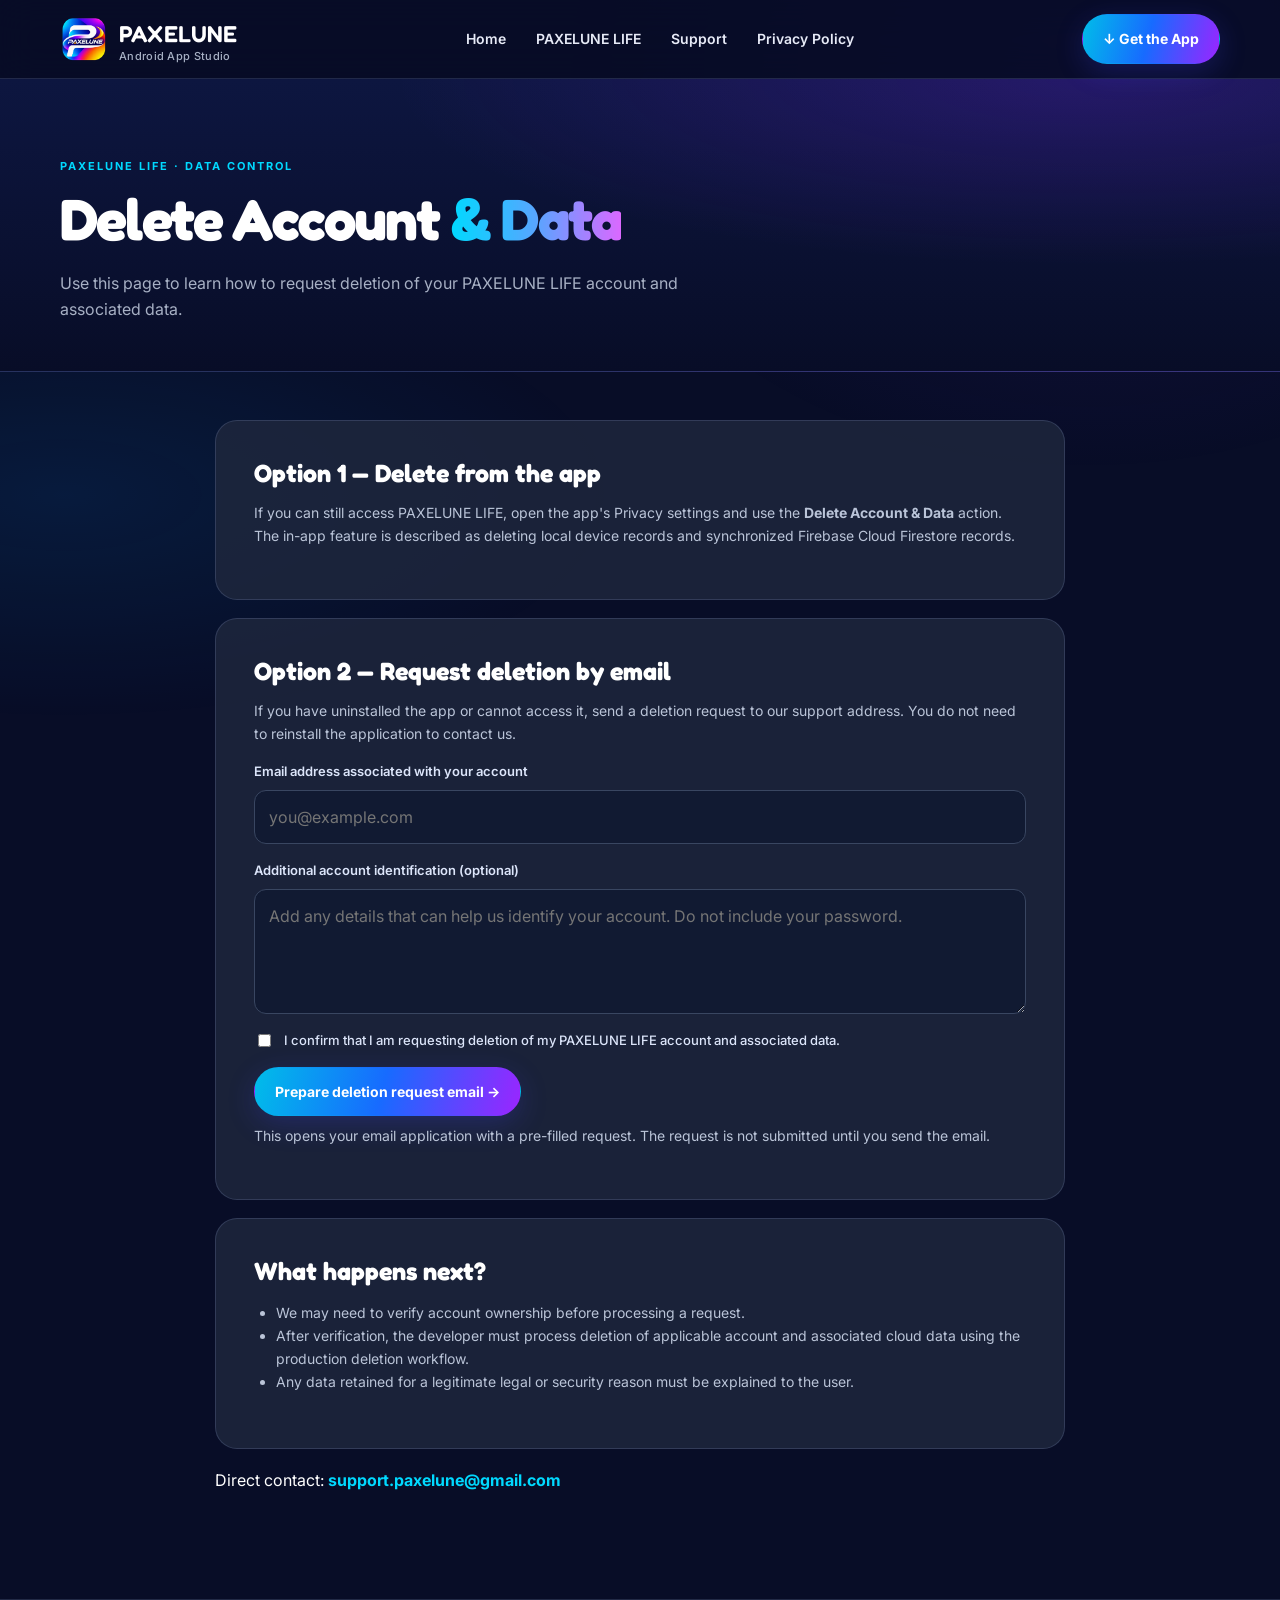
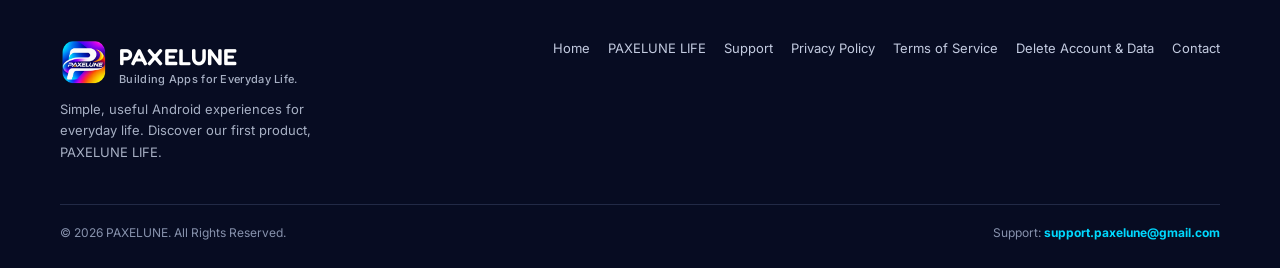
<file: delete-account.html>
<!doctype html>
<html lang="en"><head><meta charset="utf-8"><meta name="viewport" content="width=device-width,initial-scale=1">
<meta name="theme-color" content="#080d27"><meta name="description" content="PAXELUNE creates simple, useful Android applications. Discover PAXELUNE LIFE, your personal life management workspace.">
<meta property="og:title" content="PAXELUNE — Building Apps for Everyday Life"><meta property="og:description" content="Discover PAXELUNE LIFE, your personal life management workspace."><meta property="og:type" content="website">
<link rel="icon" href="assets/favicon.png"><link rel="stylesheet" href="css/style.css"><title>Delete Account & Data — PAXELUNE LIFE</title></head><body><div class="top-glow"></div>

<header class="navbar"><div class="container nav-inner">
<a class="brand" href="index.html"><img src="assets/logo-paxelune.png" alt="PAXELUNE logo"><span>PAXELUNE<small>Android App Studio</small></span></a>
<button class="menu-toggle" aria-label="Open navigation" aria-expanded="false">☰</button>
<nav class="nav-links" aria-label="Main navigation"><a href="index.html">Home</a><a href="index.html#life">PAXELUNE LIFE</a><a href="support.html">Support</a><a href="privacy-policy.html">Privacy Policy</a></nav>
<a class="nav-cta" data-play-store href="#coming-soon">↓ Get the App</a>
</div></header>

<main><section class="page-hero"><div class="container"><div class="kicker">PAXELUNE LIFE · DATA CONTROL</div><h1>Delete Account <span class="gradient-text">&amp; Data</span></h1><p>Use this page to learn how to request deletion of your PAXELUNE LIFE account and associated data.</p></div></section>
<section class="content-wrap"><div class="container" style="max-width:850px">
<div class="content-card"><h2>Option 1 — Delete from the app</h2><p>If you can still access PAXELUNE LIFE, open the app's Privacy settings and use the <strong>Delete Account &amp; Data</strong> action. The in-app feature is described as deleting local device records and synchronized Firebase Cloud Firestore records.</p></div>
<div class="content-card"><h2>Option 2 — Request deletion by email</h2><p>If you have uninstalled the app or cannot access it, send a deletion request to our support address. You do not need to reinstall the application to contact us.</p>
<form id="deletion-form">
<div class="form-row"><label for="account-email">Email address associated with your account</label><input id="account-email" type="email" required autocomplete="email" placeholder="you@example.com"></div>
<div class="form-row"><label for="account-details">Additional account identification (optional)</label><textarea id="account-details" placeholder="Add any details that can help us identify your account. Do not include your password."></textarea></div>
<div class="form-row"><label style="display:flex;gap:10px;align-items:flex-start;font-weight:500"><input id="confirm-request" type="checkbox" required style="width:auto;margin-top:4px"> I confirm that I am requesting deletion of my PAXELUNE LIFE account and associated data.</label></div>
<button class="btn btn-primary" type="submit">Prepare deletion request email →</button>
<p class="form-help" id="request-status" aria-live="polite">This opens your email application with a pre-filled request. The request is not submitted until you send the email.</p>
</form></div>
<div class="content-card"><h2>What happens next?</h2><ul><li>We may need to verify account ownership before processing a request.</li><li>After verification, the developer must process deletion of applicable account and associated cloud data using the production deletion workflow.</li><li>Any data retained for a legitimate legal or security reason must be explained to the user.</li></div><p>Direct contact: <a class="email-link" href="support.mailto:support.paxelune@gmail.com?subject=PAXELUNE%20LIFE%20Account%20Deletion%20Request">support.paxelune@gmail.com</a></p></div>
</div></section></main>

<footer class="footer"><div class="container"><div class="footer-top">
<div class="footer-brand"><a class="brand" href="index.html"><img src="assets/logo-paxelune.png" alt="PAXELUNE logo"><span>PAXELUNE<small>Building Apps for Everyday Life.</small></span></a><p>Simple, useful Android experiences for everyday life. Discover our first product, PAXELUNE LIFE.</p></div>
<div class="footer-links"><a href="index.html">Home</a><a href="index.html#life">PAXELUNE LIFE</a><a href="support.html">Support</a><a href="privacy-policy.html">Privacy Policy</a><a href="terms.html">Terms of Service</a><a href="delete-account.html">Delete Account &amp; Data</a><a href="mailto:support.paxelune@gmail.com">Contact</a></div>
</div><div class="copyright"><span>© 2026 PAXELUNE. All Rights Reserved.</span><span>Support: <a class="email-link" href="mailto:support.paxelune@gmail.com">support.paxelune@gmail.com</a></span></div></div></footer>
<script src="js/main.js"></script></body></html>
</file>
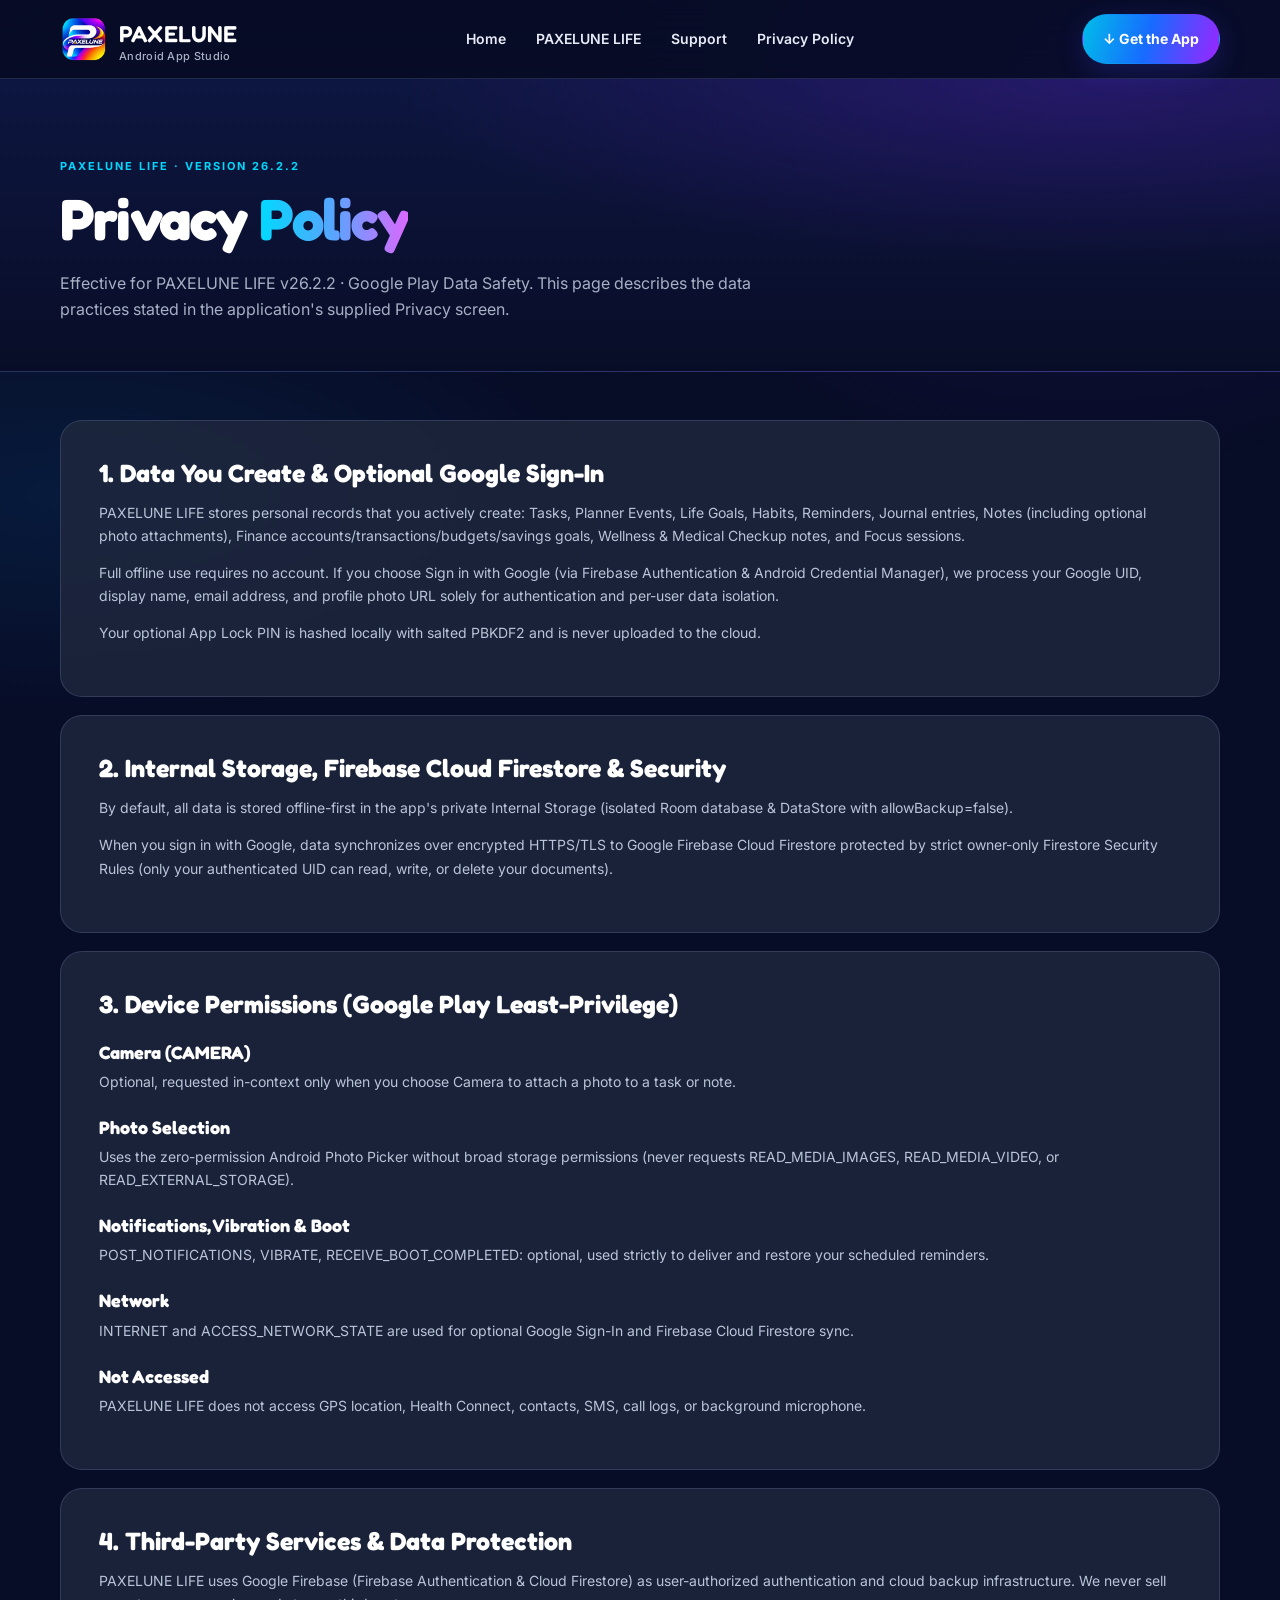
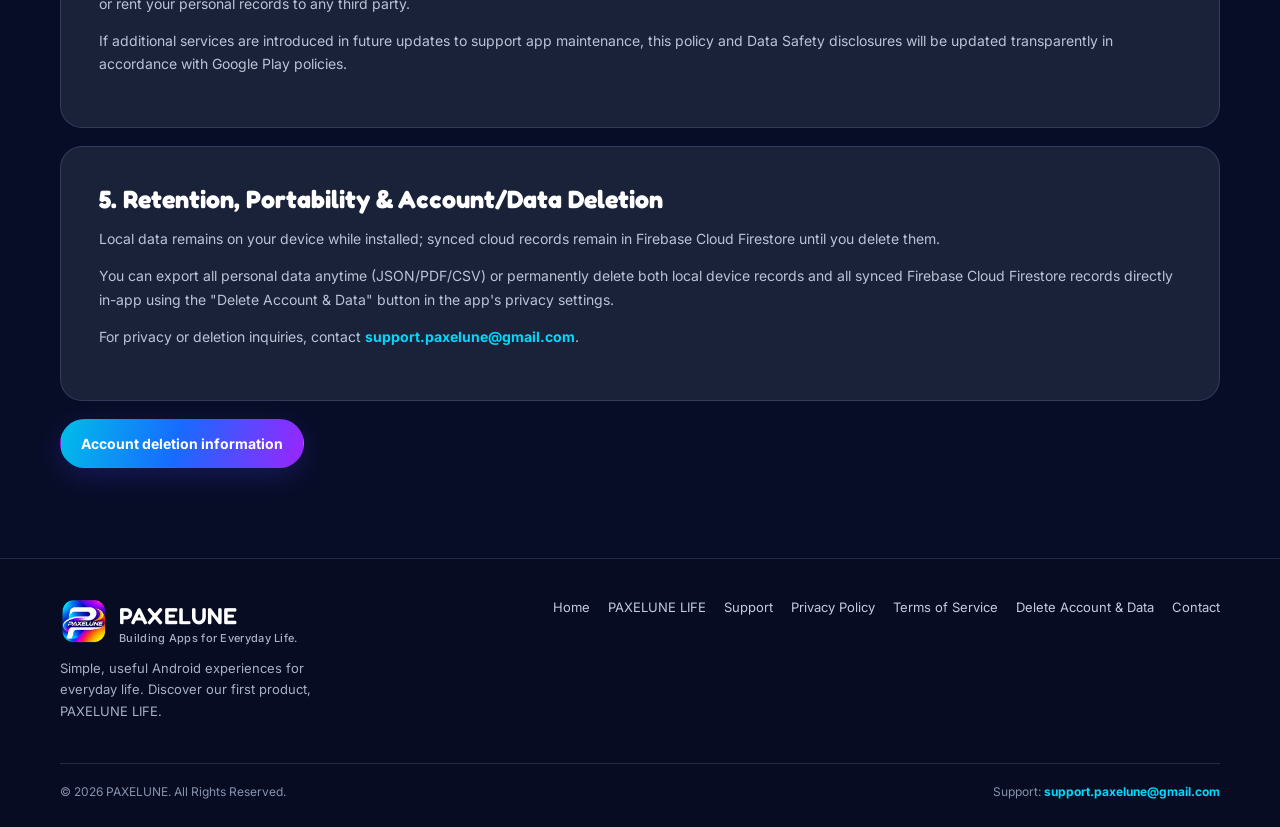
<file: privacy-policy.html>
<!doctype html>
<html lang="en"><head><meta charset="utf-8"><meta name="viewport" content="width=device-width,initial-scale=1">
<meta name="theme-color" content="#080d27"><meta name="description" content="PAXELUNE creates simple, useful Android applications. Discover PAXELUNE LIFE, your personal life management workspace.">
<meta property="og:title" content="PAXELUNE — Building Apps for Everyday Life"><meta property="og:description" content="Discover PAXELUNE LIFE, your personal life management workspace."><meta property="og:type" content="website">
<link rel="icon" href="assets/favicon.png"><link rel="stylesheet" href="css/style.css"><title>Privacy Policy — PAXELUNE LIFE</title></head><body><div class="top-glow"></div>

<header class="navbar"><div class="container nav-inner">
<a class="brand" href="index.html"><img src="assets/logo-paxelune.png" alt="PAXELUNE logo"><span>PAXELUNE<small>Android App Studio</small></span></a>
<button class="menu-toggle" aria-label="Open navigation" aria-expanded="false">☰</button>
<nav class="nav-links" aria-label="Main navigation"><a href="index.html">Home</a><a href="index.html#life">PAXELUNE LIFE</a><a href="support.html">Support</a><a href="privacy-policy.html">Privacy Policy</a></nav>
<a class="nav-cta" data-play-store href="#coming-soon">↓ Get the App</a>
</div></header>

<main><section class="page-hero"><div class="container"><div class="kicker">PAXELUNE LIFE · VERSION 26.2.2</div><h1>Privacy <span class="gradient-text">Policy</span></h1><p>Effective for PAXELUNE LIFE v26.2.2 · Google Play Data Safety. This page describes the data practices stated in the application's supplied Privacy screen.</p></div></section>
<section class="content-wrap"><div class="container">
<div class="content-card"><h2>1. Data You Create &amp; Optional Google Sign-In</h2><p>PAXELUNE LIFE stores personal records that you actively create: Tasks, Planner Events, Life Goals, Habits, Reminders, Journal entries, Notes (including optional photo attachments), Finance accounts/transactions/budgets/savings goals, Wellness &amp; Medical Checkup notes, and Focus sessions.</p><p>Full offline use requires no account. If you choose Sign in with Google (via Firebase Authentication &amp; Android Credential Manager), we process your Google UID, display name, email address, and profile photo URL solely for authentication and per-user data isolation.</p><p>Your optional App Lock PIN is hashed locally with salted PBKDF2 and is never uploaded to the cloud.</p></div>
<div class="content-card"><h2>2. Internal Storage, Firebase Cloud Firestore &amp; Security</h2><p>By default, all data is stored offline-first in the app's private Internal Storage (isolated Room database &amp; DataStore with allowBackup=false).</p><p>When you sign in with Google, data synchronizes over encrypted HTTPS/TLS to Google Firebase Cloud Firestore protected by strict owner-only Firestore Security Rules (only your authenticated UID can read, write, or delete your documents).</p></div>
<div class="content-card"><h2>3. Device Permissions (Google Play Least-Privilege)</h2><h3>Camera (CAMERA)</h3><p>Optional, requested in-context only when you choose Camera to attach a photo to a task or note.</p><h3>Photo Selection</h3><p>Uses the zero-permission Android Photo Picker without broad storage permissions (never requests READ_MEDIA_IMAGES, READ_MEDIA_VIDEO, or READ_EXTERNAL_STORAGE).</p><h3>Notifications, Vibration &amp; Boot</h3><p>POST_NOTIFICATIONS, VIBRATE, RECEIVE_BOOT_COMPLETED: optional, used strictly to deliver and restore your scheduled reminders.</p><h3>Network</h3><p>INTERNET and ACCESS_NETWORK_STATE are used for optional Google Sign-In and Firebase Cloud Firestore sync.</p><h3>Not Accessed</h3><p>PAXELUNE LIFE does not access GPS location, Health Connect, contacts, SMS, call logs, or background microphone.</p></div>
<div class="content-card"><h2>4. Third-Party Services &amp; Data Protection</h2><p>PAXELUNE LIFE uses Google Firebase (Firebase Authentication &amp; Cloud Firestore) as user-authorized authentication and cloud backup infrastructure. We never sell or rent your personal records to any third party.</p><p>If additional services are introduced in future updates to support app maintenance, this policy and Data Safety disclosures will be updated transparently in accordance with Google Play policies.</p></div>
<div class="content-card"><h2>5. Retention, Portability &amp; Account/Data Deletion</h2><p>Local data remains on your device while installed; synced cloud records remain in Firebase Cloud Firestore until you delete them.</p><p>You can export all personal data anytime (JSON/PDF/CSV) or permanently delete both local device records and all synced Firebase Cloud Firestore records directly in-app using the "Delete Account &amp; Data" button in the app's privacy settings.</p><p>For privacy or deletion inquiries, contact <a class="email-link" href="mailto:support.paxelune@gmail.com">support.paxelune@gmail.com</a>.</div><a class="btn btn-primary" href="delete-account.html">Account deletion information</a></div>
</div></section></main>

<footer class="footer"><div class="container"><div class="footer-top">
<div class="footer-brand"><a class="brand" href="index.html"><img src="assets/logo-paxelune.png" alt="PAXELUNE logo"><span>PAXELUNE<small>Building Apps for Everyday Life.</small></span></a><p>Simple, useful Android experiences for everyday life. Discover our first product, PAXELUNE LIFE.</p></div>
<div class="footer-links"><a href="index.html">Home</a><a href="index.html#life">PAXELUNE LIFE</a><a href="support.html">Support</a><a href="privacy-policy.html">Privacy Policy</a><a href="terms.html">Terms of Service</a><a href="delete-account.html">Delete Account &amp; Data</a><a href="mailto:paxelune@gmail.com">Contact</a></div>
</div><div class="copyright"><span>© 2026 PAXELUNE. All Rights Reserved.</span><span>Support: <a class="email-link" href="mailto:support.paxelune@gmail.com">support.paxelune@gmail.com</a></span></div></div></footer>
<script src="js/main.js"></script></body></html>
</file>
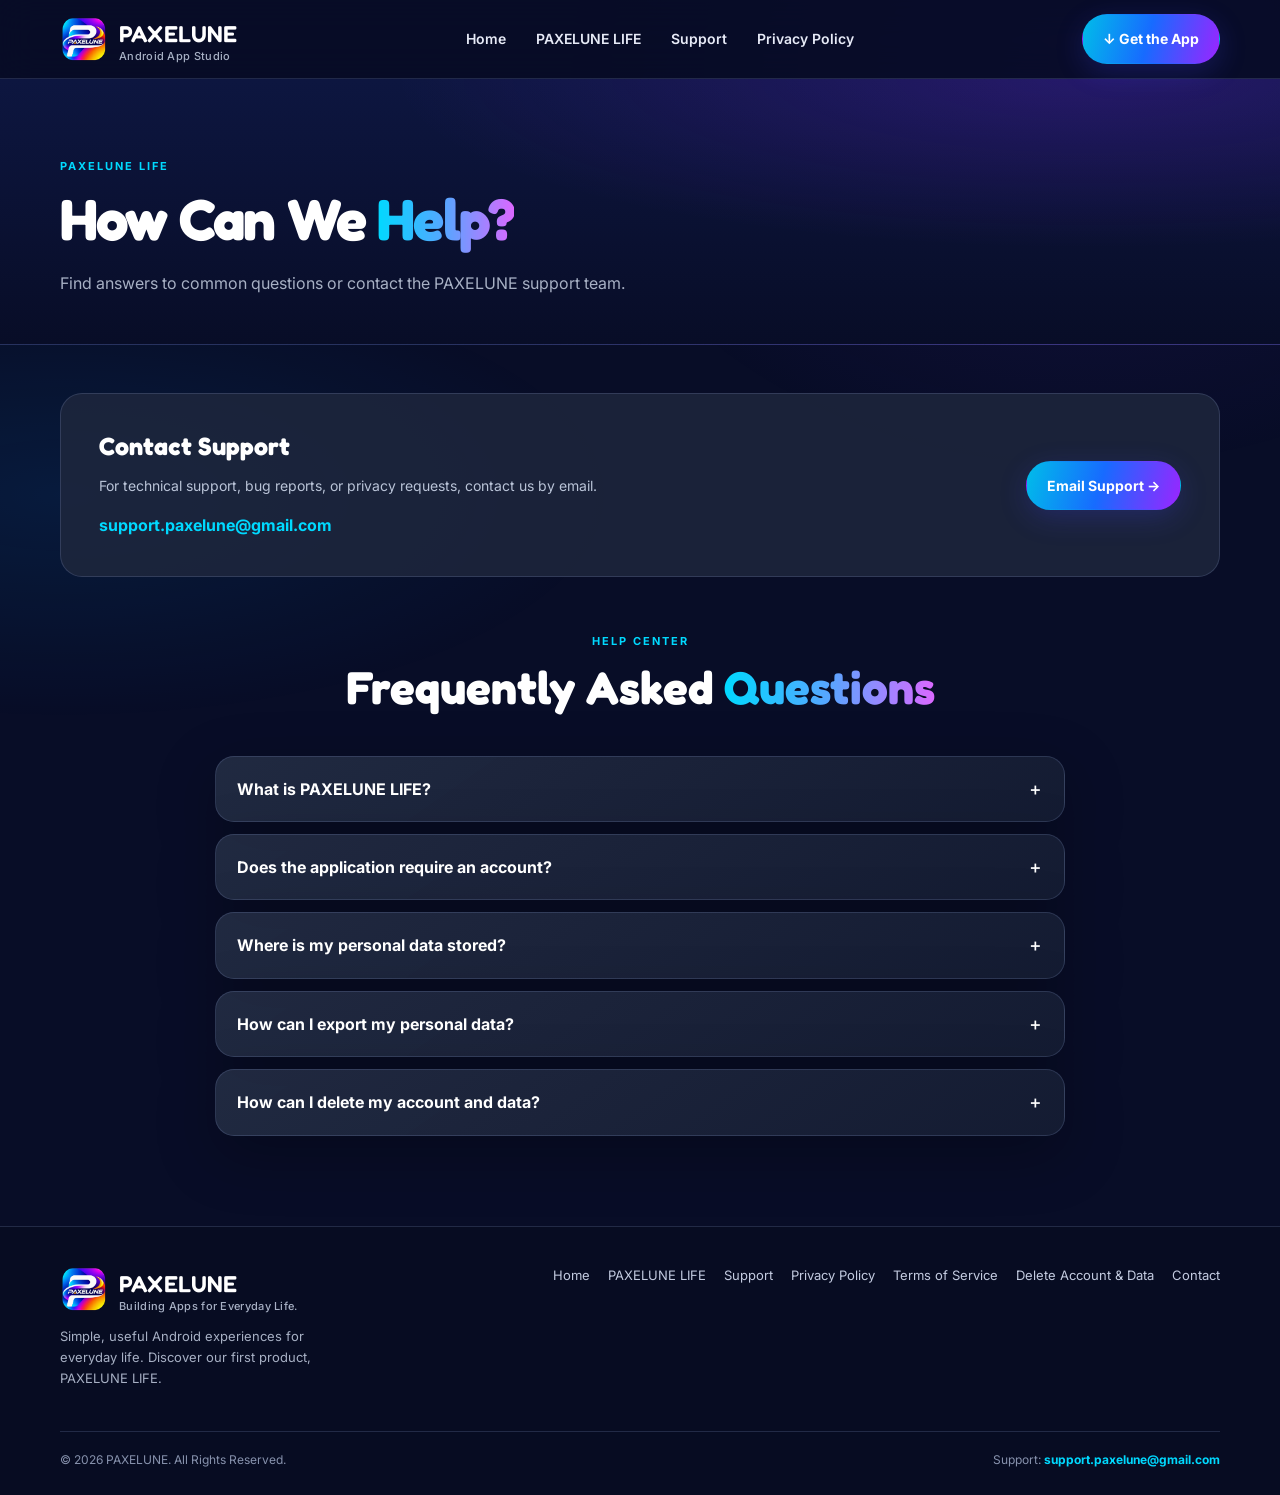
<file: support.html>
<!doctype html>
<html lang="en"><head><meta charset="utf-8"><meta name="viewport" content="width=device-width,initial-scale=1">
<meta name="theme-color" content="#080d27"><meta name="description" content="PAXELUNE creates simple, useful Android applications. Discover PAXELUNE LIFE, your personal life management workspace.">
<meta property="og:title" content="PAXELUNE — Building Apps for Everyday Life"><meta property="og:description" content="Discover PAXELUNE LIFE, your personal life management workspace."><meta property="og:type" content="website">
<link rel="icon" href="assets/favicon.png"><link rel="stylesheet" href="css/style.css"><title>Support — PAXELUNE LIFE</title></head><body><div class="top-glow"></div>

<header class="navbar"><div class="container nav-inner">
<a class="brand" href="index.html"><img src="assets/logo-paxelune.png" alt="PAXELUNE logo"><span>PAXELUNE<small>Android App Studio</small></span></a>
<button class="menu-toggle" aria-label="Open navigation" aria-expanded="false">☰</button>
<nav class="nav-links" aria-label="Main navigation"><a href="index.html">Home</a><a href="index.html#life">PAXELUNE LIFE</a><a href="support.html">Support</a><a href="privacy-policy.html">Privacy Policy</a></nav>
<a class="nav-cta" data-play-store href="#coming-soon">↓ Get the App</a>
</div></header>

<main><section class="page-hero"><div class="container"><div class="kicker">PAXELUNE LIFE</div><h1>How Can We <span class="gradient-text">Help?</span></h1><p>Find answers to common questions or contact the PAXELUNE support team.</p></div></section>
<section class="content-wrap"><div class="container">
<div class="content-card contact-card"><div><h2>Contact Support</h2><p>For technical support, bug reports, or privacy requests, contact us by email.</p><a class="email-link" href="mailto:support.paxelune@gmail.com">support.paxelune@gmail.com</a></div><a class="btn btn-primary" href="mailto:support.paxelune@gmail.com?subject=PAXELUNE%20LIFE%20Support">Email Support →</a></div>
<div class="section-head" style="margin-top:55px"><div class="kicker">HELP CENTER</div><h2>Frequently Asked <span class="gradient-text">Questions</span></h2></div>
<div class="faq-list">
<div class="faq-item"><button class="faq-question" aria-expanded="false">What is PAXELUNE LIFE?<span>＋</span></button><div class="faq-answer">PAXELUNE LIFE is a personal life management workspace for tasks, calendar planning, life goals, habits, reminders, journal, notes, personal finance, wellness tracking, and focus sessions.</div></div>
<div class="faq-item"><button class="faq-question" aria-expanded="false">Does the application require an account?<span>＋</span></button><div class="faq-answer">The supplied in-app Privacy Policy states that full offline use requires no account. Google Sign-In is optional.</div></div>
<div class="faq-item"><button class="faq-question" aria-expanded="false">Where is my personal data stored?<span>＋</span></button><div class="faq-answer">By default, data is stored offline-first in the application's private internal storage. If you choose Google Sign-In, data synchronization uses Firebase Cloud Firestore.</div></div>
<div class="faq-item"><button class="faq-question" aria-expanded="false">How can I export my personal data?<span>＋</span></button><div class="faq-answer">The supplied Privacy Policy says personal data can be exported in JSON, PDF, or CSV formats from the application.</div></div>
<div class="faq-item"><button class="faq-question" aria-expanded="false">How can I delete my account and data?<span>＋</span></button><div class="faq-answer">Use the Delete Account &amp; Data action in the app's Privacy settings, or visit our <a class="email-link" href="delete-account.html">account deletion page</a> if you cannot access the app.</div></div>
</div></div></section></main>

<footer class="footer"><div class="container"><div class="footer-top">
<div class="footer-brand"><a class="brand" href="index.html"><img src="assets/logo-paxelune.png" alt="PAXELUNE logo"><span>PAXELUNE<small>Building Apps for Everyday Life.</small></span></a><p>Simple, useful Android experiences for everyday life. Discover our first product, PAXELUNE LIFE.</p></div>
<div class="footer-links"><a href="index.html">Home</a><a href="index.html#life">PAXELUNE LIFE</a><a href="support.html">Support</a><a href="privacy-policy.html">Privacy Policy</a><a href="terms.html">Terms of Service</a><a href="delete-account.html">Delete Account &amp; Data</a><a href="mailto:paxelune@gmail.com">Contact</a></div>
</div><div class="copyright"><span>© 2026 PAXELUNE. All Rights Reserved.</span><span>Support: <a class="email-link" href="mailto:support.paxelune@gmail.com">support.paxelune@gmail.com</a></span></div></div></footer>
<script src="js/main.js"></script></body></html>
</file>
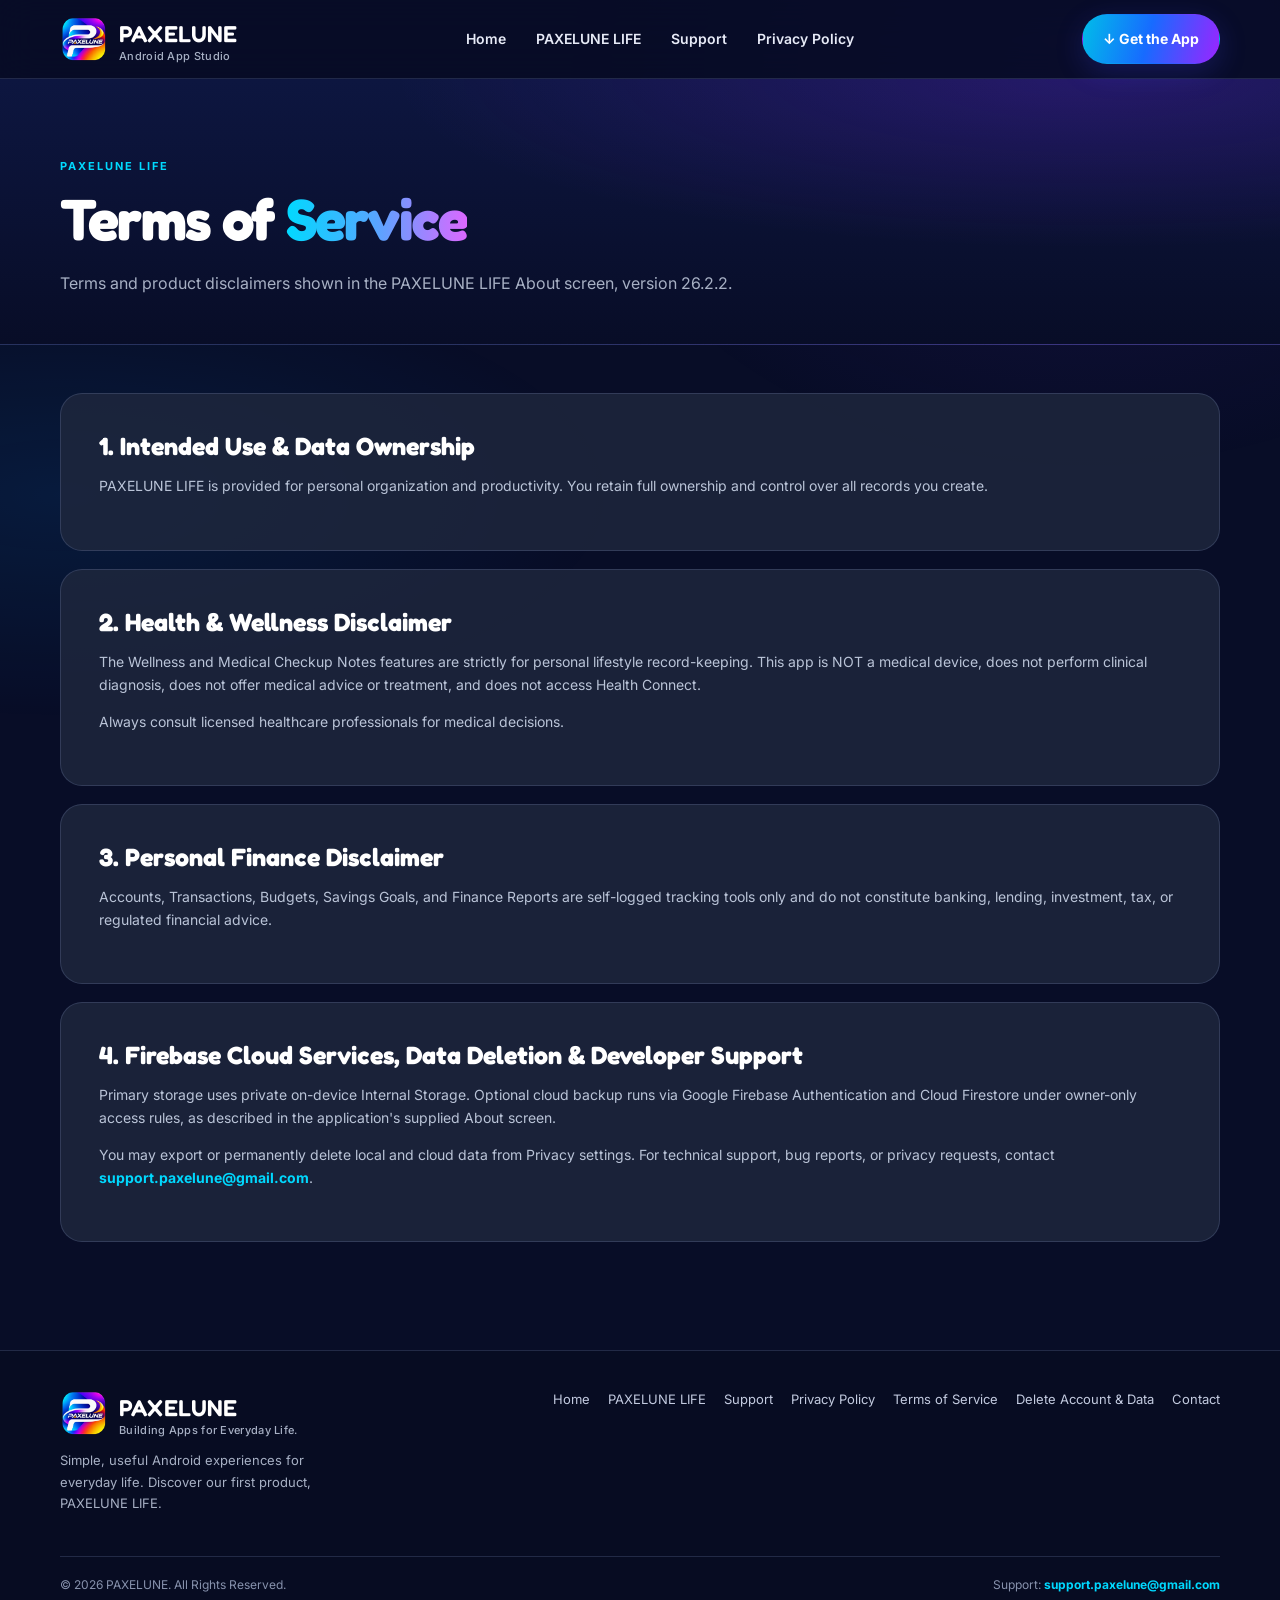
<file: terms.html>
<!doctype html>
<html lang="en"><head><meta charset="utf-8"><meta name="viewport" content="width=device-width,initial-scale=1">
<meta name="theme-color" content="#080d27"><meta name="description" content="PAXELUNE creates simple, useful Android applications. Discover PAXELUNE LIFE, your personal life management workspace.">
<meta property="og:title" content="PAXELUNE — Building Apps for Everyday Life"><meta property="og:description" content="Discover PAXELUNE LIFE, your personal life management workspace."><meta property="og:type" content="website">
<link rel="icon" href="assets/favicon.png"><link rel="stylesheet" href="css/style.css"><title>Terms of Service — PAXELUNE LIFE</title></head><body><div class="top-glow"></div>

<header class="navbar"><div class="container nav-inner">
<a class="brand" href="index.html"><img src="assets/logo-paxelune.png" alt="PAXELUNE logo"><span>PAXELUNE<small>Android App Studio</small></span></a>
<button class="menu-toggle" aria-label="Open navigation" aria-expanded="false">☰</button>
<nav class="nav-links" aria-label="Main navigation"><a href="index.html">Home</a><a href="index.html#life">PAXELUNE LIFE</a><a href="support.html">Support</a><a href="privacy-policy.html">Privacy Policy</a></nav>
<a class="nav-cta" data-play-store href="#coming-soon">↓ Get the App</a>
</div></header>

<main><section class="page-hero"><div class="container"><div class="kicker">PAXELUNE LIFE</div><h1>Terms of <span class="gradient-text">Service</span></h1><p>Terms and product disclaimers shown in the PAXELUNE LIFE About screen, version 26.2.2.</p></div></section>
<section class="content-wrap"><div class="container">
<div class="content-card"><h2>1. Intended Use &amp; Data Ownership</h2><p>PAXELUNE LIFE is provided for personal organization and productivity. You retain full ownership and control over all records you create.</p></div>
<div class="content-card"><h2>2. Health &amp; Wellness Disclaimer</h2><p>The Wellness and Medical Checkup Notes features are strictly for personal lifestyle record-keeping. This app is NOT a medical device, does not perform clinical diagnosis, does not offer medical advice or treatment, and does not access Health Connect.</p><p>Always consult licensed healthcare professionals for medical decisions.</p></div>
<div class="content-card"><h2>3. Personal Finance Disclaimer</h2><p>Accounts, Transactions, Budgets, Savings Goals, and Finance Reports are self-logged tracking tools only and do not constitute banking, lending, investment, tax, or regulated financial advice.</p></div>
<div class="content-card"><h2>4. Firebase Cloud Services, Data Deletion &amp; Developer Support</h2><p>Primary storage uses private on-device Internal Storage. Optional cloud backup runs via Google Firebase Authentication and Cloud Firestore under owner-only access rules, as described in the application's supplied About screen.</p><p>You may export or permanently delete local and cloud data from Privacy settings. For technical support, bug reports, or privacy requests, contact <a class="email-link" href="mailto:support.paxelune@gmail.com">support.paxelune@gmail.com</a>.</p></div>
</div></section></main>

<footer class="footer"><div class="container"><div class="footer-top">
<div class="footer-brand"><a class="brand" href="index.html"><img src="assets/logo-paxelune.png" alt="PAXELUNE logo"><span>PAXELUNE<small>Building Apps for Everyday Life.</small></span></a><p>Simple, useful Android experiences for everyday life. Discover our first product, PAXELUNE LIFE.</p></div>
<div class="footer-links"><a href="index.html">Home</a><a href="index.html#life">PAXELUNE LIFE</a><a href="support.html">Support</a><a href="privacy-policy.html">Privacy Policy</a><a href="terms.html">Terms of Service</a><a href="delete-account.html">Delete Account &amp; Data</a><a href="mailto:paxelune@gmail.com">Contact</a></div>
</div><div class="copyright"><span>© 2026 PAXELUNE. All Rights Reserved.</span><span>Support: <a class="email-link" href="mailto:support.paxelune@gmail.com">support.paxelune@gmail.com</a></span></div></div></footer>
<script src="js/main.js"></script></body></html>
</file>
<file: css/style.css>
@import url('https://fonts.googleapis.com/css2?family=Fredoka:wght@400;500;600;700&family=Inter:wght@400;500;600;700&display=swap');
:root{--bg:#080d27;--bg2:#10172f;--card:#20283b;--card2:#171f35;--blue:#176bff;--cyan:#00d9ff;--purple:#862bff;--magenta:#d52bff;--green:#35d66b;--yellow:#ffc83d;--white:#fff;--muted:#a7b0c4;--line:rgba(155,177,230,.18);--radius:22px;--shadow:0 18px 60px rgba(0,0,0,.28)}
*{box-sizing:border-box}html{scroll-behavior:smooth;scroll-padding-top:90px}body{margin:0;background:var(--bg);color:var(--white);font-family:Inter,Arial,sans-serif;line-height:1.65}a{color:inherit;text-decoration:none}img{max-width:100%;display:block}button,input,textarea{font:inherit}.container{width:min(1160px,calc(100% - 40px));margin:auto}.top-glow{position:fixed;inset:0;pointer-events:none;z-index:-1;background:radial-gradient(ellipse at 85% 8%,rgba(91,35,204,.16),transparent 34%),radial-gradient(ellipse at 5% 55%,rgba(0,153,255,.10),transparent 32%)}
.navbar{position:sticky;top:0;z-index:50;background:rgba(8,13,39,.84);backdrop-filter:blur(18px);border-bottom:1px solid var(--line)}.nav-inner{height:78px;display:flex;align-items:center;justify-content:space-between;gap:22px}.brand{display:flex;align-items:center;gap:11px;font-family:Fredoka,sans-serif;font-weight:600;font-size:23px;letter-spacing:.2px}.brand img{width:48px;height:48px;object-fit:contain;border-radius:13px}.brand small{display:block;font:500 11px Inter,sans-serif;color:var(--muted);letter-spacing:.3px;margin-top:-4px}.nav-links{display:flex;align-items:center;gap:30px;color:#e7ebf7;font-size:14px;font-weight:600}.nav-links a{transition:color .2s}.nav-links a:hover,.nav-links a.active{color:var(--cyan)}.nav-cta,.btn{display:inline-flex;align-items:center;justify-content:center;gap:9px;padding:12px 20px;border-radius:999px;font-weight:700;font-size:14px;border:1px solid transparent;cursor:pointer;transition:transform .2s,box-shadow .2s,opacity .2s}.nav-cta,.btn-primary{color:white;background:linear-gradient(105deg,#00bde9,#176bff 48%,#9b25ff);box-shadow:0 8px 28px rgba(70,70,255,.22)}.btn-outline{border-color:rgba(194,205,255,.65);background:rgba(9,16,43,.38);color:white}.btn:hover,.nav-cta:hover{transform:translateY(-2px);box-shadow:0 12px 30px rgba(0,190,255,.22)}.menu-toggle{display:none;background:none;border:1px solid var(--line);color:white;border-radius:12px;padding:9px 12px;font-size:20px}
.hero{min-height:610px;display:flex;align-items:center;position:relative;overflow:hidden;background:#070d2b url('../assets/hero-paxelune-life.png') center/cover no-repeat}.hero:before{content:"";position:absolute;inset:0;background:linear-gradient(90deg,rgba(7,13,39,.98) 0%,rgba(7,13,39,.9) 38%,rgba(7,13,39,.12) 76%,rgba(7,13,39,.08) 100%)}.hero-content{position:relative;z-index:1;max-width:610px;padding:85px 0}.eyebrow{display:inline-flex;align-items:center;gap:9px;padding:7px 13px;border-radius:99px;background:rgba(0,217,255,.10);border:1px solid rgba(0,217,255,.32);color:#bcefff;font-size:12px;font-weight:700;letter-spacing:.3px}.eyebrow .dot{width:8px;height:8px;border-radius:50%;background:var(--green);box-shadow:0 0 12px var(--green)}h1,h2,h3{font-family:Fredoka,Inter,sans-serif;line-height:1.12;margin:0 0 18px}h1{font-size:clamp(44px,7vw,76px);letter-spacing:-1.8px}h2{font-size:clamp(31px,4vw,46px)}h3{font-size:22px}.gradient-text{background:linear-gradient(90deg,var(--cyan),#58a5ff,#db68ff);-webkit-background-clip:text;background-clip:text;color:transparent}.hero p{font-size:17px;color:#d2daec;max-width:535px;margin:0 0 27px}.hero-actions{display:flex;flex-wrap:wrap;gap:13px}.hero-note{margin-top:28px;color:#9eaccb;font-size:12px}
.section{padding:88px 0}.section.alt{background:linear-gradient(180deg,rgba(18,27,59,.56),rgba(9,15,39,.18));border-block:1px solid rgba(145,170,230,.08)}.section-head{text-align:center;max-width:700px;margin:0 auto 42px}.section-head p{color:var(--muted);margin:0}.kicker{color:var(--cyan);font-weight:700;text-transform:uppercase;font-size:11px;letter-spacing:2px;margin-bottom:12px}
.product-grid{display:grid;grid-template-columns:.85fr 1.15fr;gap:35px;align-items:center}.product-logo-wrap{display:flex;justify-content:center;align-items:center;min-height:330px;background:radial-gradient(circle,rgba(0,217,255,.15),rgba(134,43,255,.08) 44%,transparent 70%);border-radius:30px}.product-logo{width:min(270px,70%);filter:drop-shadow(0 20px 38px rgba(0,210,255,.2))}.product-copy p{color:var(--muted)}.info-pills{display:flex;flex-wrap:wrap;gap:9px;margin:22px 0}.pill{padding:7px 12px;border:1px solid var(--line);border-radius:99px;background:rgba(255,255,255,.035);font-size:12px;color:#dce5fa}
.feature-grid{display:grid;grid-template-columns:repeat(4,1fr);gap:16px}.feature-card,.info-card,.faq-item{background:linear-gradient(145deg,rgba(35,44,67,.92),rgba(21,29,51,.94));border:1px solid var(--line);border-radius:19px;padding:22px;box-shadow:var(--shadow)}.feature-icon{width:43px;height:43px;display:grid;place-items:center;border-radius:13px;background:linear-gradient(135deg,rgba(0,217,255,.18),rgba(134,43,255,.25));font-size:21px;margin-bottom:16px}.feature-card h3{font-size:17px;margin-bottom:8px}.feature-card p,.info-card p{font-size:13px;color:var(--muted);margin:0}
.privacy-strip{display:grid;grid-template-columns:repeat(3,1fr);gap:16px}.info-card h3{font-size:17px;margin-bottom:9px}.info-card .feature-icon{margin-bottom:13px}
.cta-panel{position:relative;overflow:hidden;border:1px solid rgba(0,217,255,.24);border-radius:28px;padding:52px;background:radial-gradient(circle at 90% 10%,rgba(133,43,255,.32),transparent 36%),linear-gradient(120deg,#101d4a,#111a3b 58%,#21104c);text-align:center}.cta-panel p{max-width:620px;margin:0 auto 24px;color:#c2cbe0}.cta-panel h2{margin-bottom:12px}
.footer{padding:38px 0 25px;border-top:1px solid var(--line);background:#070c22}.footer-top{display:flex;align-items:flex-start;justify-content:space-between;gap:28px;padding-bottom:28px}.footer-brand p{color:var(--muted);font-size:13px;max-width:290px}.footer-links{display:flex;flex-wrap:wrap;gap:18px;color:#c3cbe0;font-size:13px}.footer-links a:hover{color:var(--cyan)}.copyright{border-top:1px solid var(--line);padding-top:18px;color:#8792ad;font-size:12px;display:flex;justify-content:space-between;gap:15px;flex-wrap:wrap}
.page-hero{padding:78px 0 48px;background:radial-gradient(ellipse at 85% 0%,rgba(123,37,255,.22),transparent 45%),linear-gradient(180deg,#0d1640,#080d27);border-bottom:1px solid var(--line)}.page-hero h1{font-size:clamp(38px,5vw,58px)}.page-hero p{color:var(--muted);max-width:700px;margin:0}.content-wrap{padding:48px 0 90px}.content-card{background:rgba(31,40,61,.82);border:1px solid var(--line);border-radius:22px;padding:clamp(22px,4vw,38px);margin-bottom:18px}.content-card h2{font-size:25px;margin:0 0 14px}.content-card h3{font-size:18px;margin:24px 0 8px}.content-card p,.content-card li{color:#bac4d8;font-size:14px}.content-card p{margin:8px 0 14px}.content-card ul{padding-left:22px}.muted{color:var(--muted)}.notice{border-left:3px solid var(--yellow);padding:13px 16px;background:rgba(255,195,61,.07);border-radius:0 12px 12px 0;color:#d9d4c3;font-size:13px;margin:18px 0}
.faq-list{max-width:850px;margin:auto;display:grid;gap:12px}.faq-item{padding:0;overflow:hidden}.faq-question{width:100%;text-align:left;background:none;border:0;color:white;padding:19px 21px;font-weight:700;display:flex;justify-content:space-between;gap:15px;cursor:pointer}.faq-answer{display:none;padding:0 21px 19px;color:var(--muted);font-size:14px}.faq-item.open .faq-answer{display:block}.faq-item.open .faq-question span:last-child{transform:rotate(45deg)}
.contact-card{display:grid;grid-template-columns:1fr auto;align-items:center;gap:20px}.email-link{color:var(--cyan);font-weight:700;word-break:break-word}
.form-row{display:grid;gap:7px;margin:16px 0}.form-row label{font-size:13px;font-weight:600;color:#dce5fa}.form-row input,.form-row textarea{width:100%;background:#111a32;border:1px solid #394661;color:white;border-radius:12px;padding:13px 14px;outline:none}.form-row input:focus,.form-row textarea:focus{border-color:var(--cyan);box-shadow:0 0 0 3px rgba(0,217,255,.1)}.form-row textarea{min-height:125px;resize:vertical}.form-help{font-size:12px;color:var(--muted)}
@media(max-width:900px){.nav-links{gap:16px}.feature-grid{grid-template-columns:repeat(2,1fr)}.product-grid{grid-template-columns:1fr 1fr}.hero{min-height:560px}.hero:before{background:linear-gradient(90deg,rgba(7,13,39,.98),rgba(7,13,39,.85) 48%,rgba(7,13,39,.25))}}
@media(max-width:700px){.container{width:min(100% - 30px,560px)}.nav-inner{height:68px}.brand{font-size:20px}.brand img{width:42px;height:42px}.menu-toggle{display:block}.nav-cta{display:none}.nav-links{display:none;position:absolute;top:68px;left:0;right:0;background:#0b1230;border-bottom:1px solid var(--line);padding:16px 22px 22px;flex-direction:column;align-items:stretch;gap:0}.nav-links.show{display:flex}.nav-links a{padding:13px 4px;border-bottom:1px solid rgba(255,255,255,.06)}.hero{min-height:650px;align-items:flex-start;background-position:62% center}.hero:before{background:linear-gradient(180deg,rgba(7,13,39,.97) 0%,rgba(7,13,39,.90) 48%,rgba(7,13,39,.36) 100%)}.hero-content{padding:65px 0 300px}.hero p{font-size:15px}.section{padding:65px 0}.product-grid{grid-template-columns:1fr;gap:8px}.product-logo-wrap{min-height:230px;order:2}.product-copy{order:1}.feature-grid{grid-template-columns:1fr 1fr;gap:11px}.feature-card{padding:17px}.feature-card h3{font-size:15px}.feature-card p{font-size:12px}.privacy-strip{grid-template-columns:1fr}.cta-panel{padding:36px 22px}.footer-top{flex-direction:column}.contact-card{grid-template-columns:1fr}.page-hero{padding:60px 0 36px}}
@media(max-width:390px){.feature-grid{grid-template-columns:1fr}.hero-actions .btn{width:100%}.hero-content{padding-bottom:270px}}
@media(prefers-reduced-motion:reduce){html{scroll-behavior:auto}*,*:before,*:after{animation-duration:.01ms!important;transition-duration:.01ms!important}}
</file>
